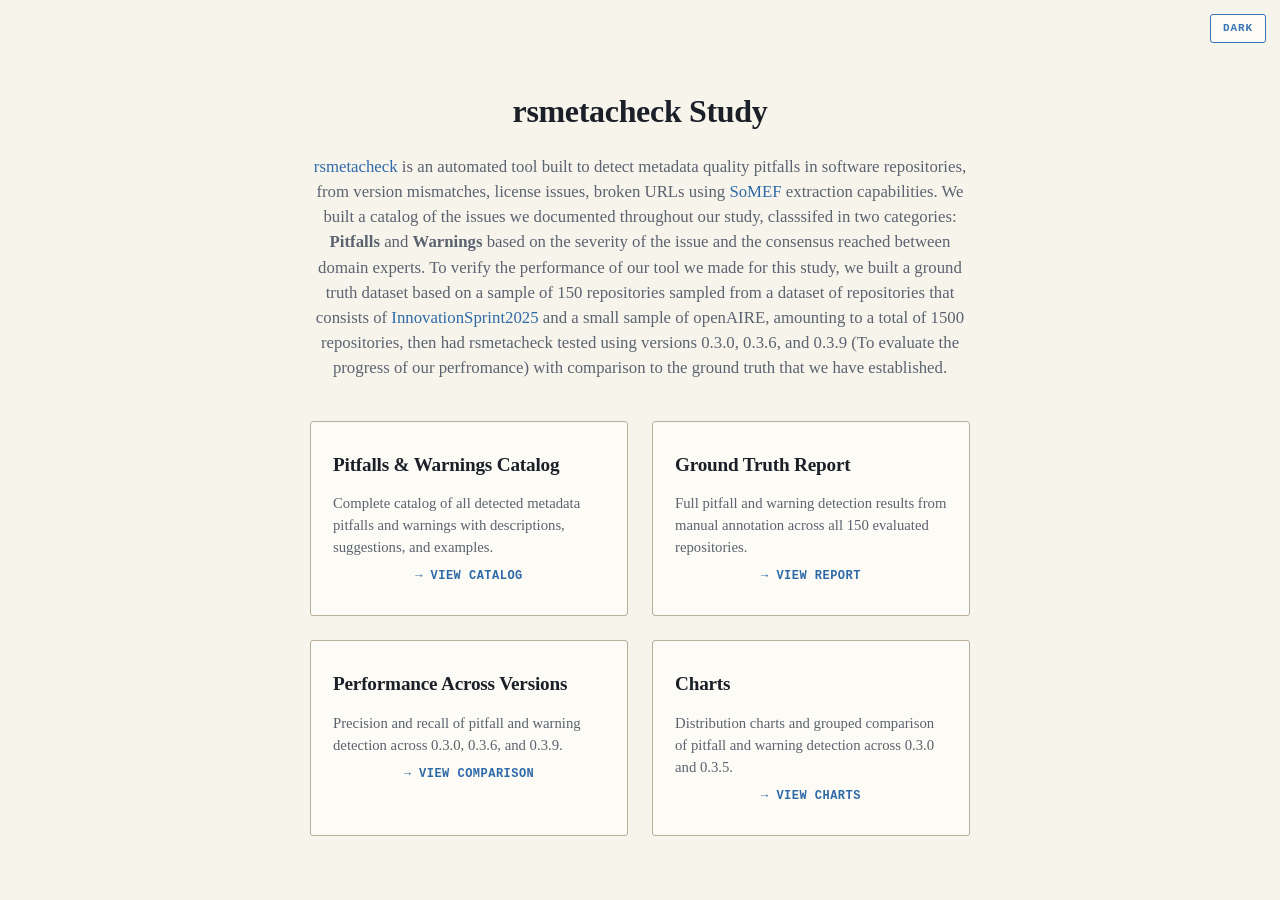
<file: docs/index.html>
<!DOCTYPE html>
<html lang="en">
<head>
    <meta charset="UTF-8">
    <meta name="viewport" content="width=device-width, initial-scale=1.0">
    <title>rsmetacheck</title>
        <link rel="stylesheet" href="stylesheets/lab-report.css">
    <script src="theme.js" defer></script>
</head>
<body class="home">
    <script>
        (function () {
            var hash = window.location.hash;
            if (hash && /^#(P|W)\d{3}$/.test(hash)) {
                window.location.replace('catalog.html' + hash);
            }
        })();
    </script>
    <div class="container">
        <h1>rsmetacheck Study</h1>
        <p class="subtitle">
            <a href="https://github.com/SoftwareUnderstanding/rsmetacheck">rsmetacheck</a> is an automated tool built to detect metadata quality pitfalls in software repositories, from version mismatches, license issues, 
            broken URLs using <a href="https://github.com/KnowledgeCaptureAndDiscovery/somef">SoMEF</a> extraction  capabilities. We built a catalog of the issues we documented 
            throughout our study, classsifed in two categories: <b>Pitfalls</b> and <b>Warnings</b> based on the severity of the issue and the consensus reached between domain experts. To verify 
            the performance of our tool we made for this study, we built a ground truth dataset based on a sample of 150 repositories sampled from a dataset of repositories that consists of  
            <a href="https://github.com/TheOSSci/InnovationSprint2025_Extending_Software_Metadata">InnovationSprint2025</a> and a small sample of openAIRE, amounting to a total of 1500 repositories, then had 
            rsmetacheck tested using versions 0.3.0, 0.3.6, and 0.3.9 (To evaluate the progress of our perfromance) with comparison to the ground truth that we have established.
        </p>
        <div class="cards">
            <a href="catalog.html" class="card">
                <h2>Pitfalls &amp; Warnings Catalog</h2>
                <p>Complete catalog of all detected metadata pitfalls and warnings with descriptions, suggestions, and examples.</p>
                <span class="arrow">&rarr; View Catalog</span>
            </a>
            <a href="ground_truth/index.html" class="card">
                <h2>Ground Truth Report</h2>
                <p>Full pitfall and warning detection results from manual annotation across all 150 evaluated repositories.</p>
                <span class="arrow">&rarr; View Report</span>
            </a>
            <a href="ground_truth/comparison.html" class="card">
                <h2>Performance Across Versions</h2>
                <p>Precision and recall of pitfall and warning detection across 0.3.0, 0.3.6, and 0.3.9.</p>
                <span class="arrow">&rarr; View Comparison</span>
            </a>
            <a href="ground_truth/charts.html" class="card">
                <h2>Charts</h2>
                <p>Distribution charts and grouped comparison of pitfall and warning detection across 0.3.0 and 0.3.5.</p>
                <span class="arrow">&rarr; View Charts</span>
            </a>
        </div>
    </div>
</body>
</html>
</file>
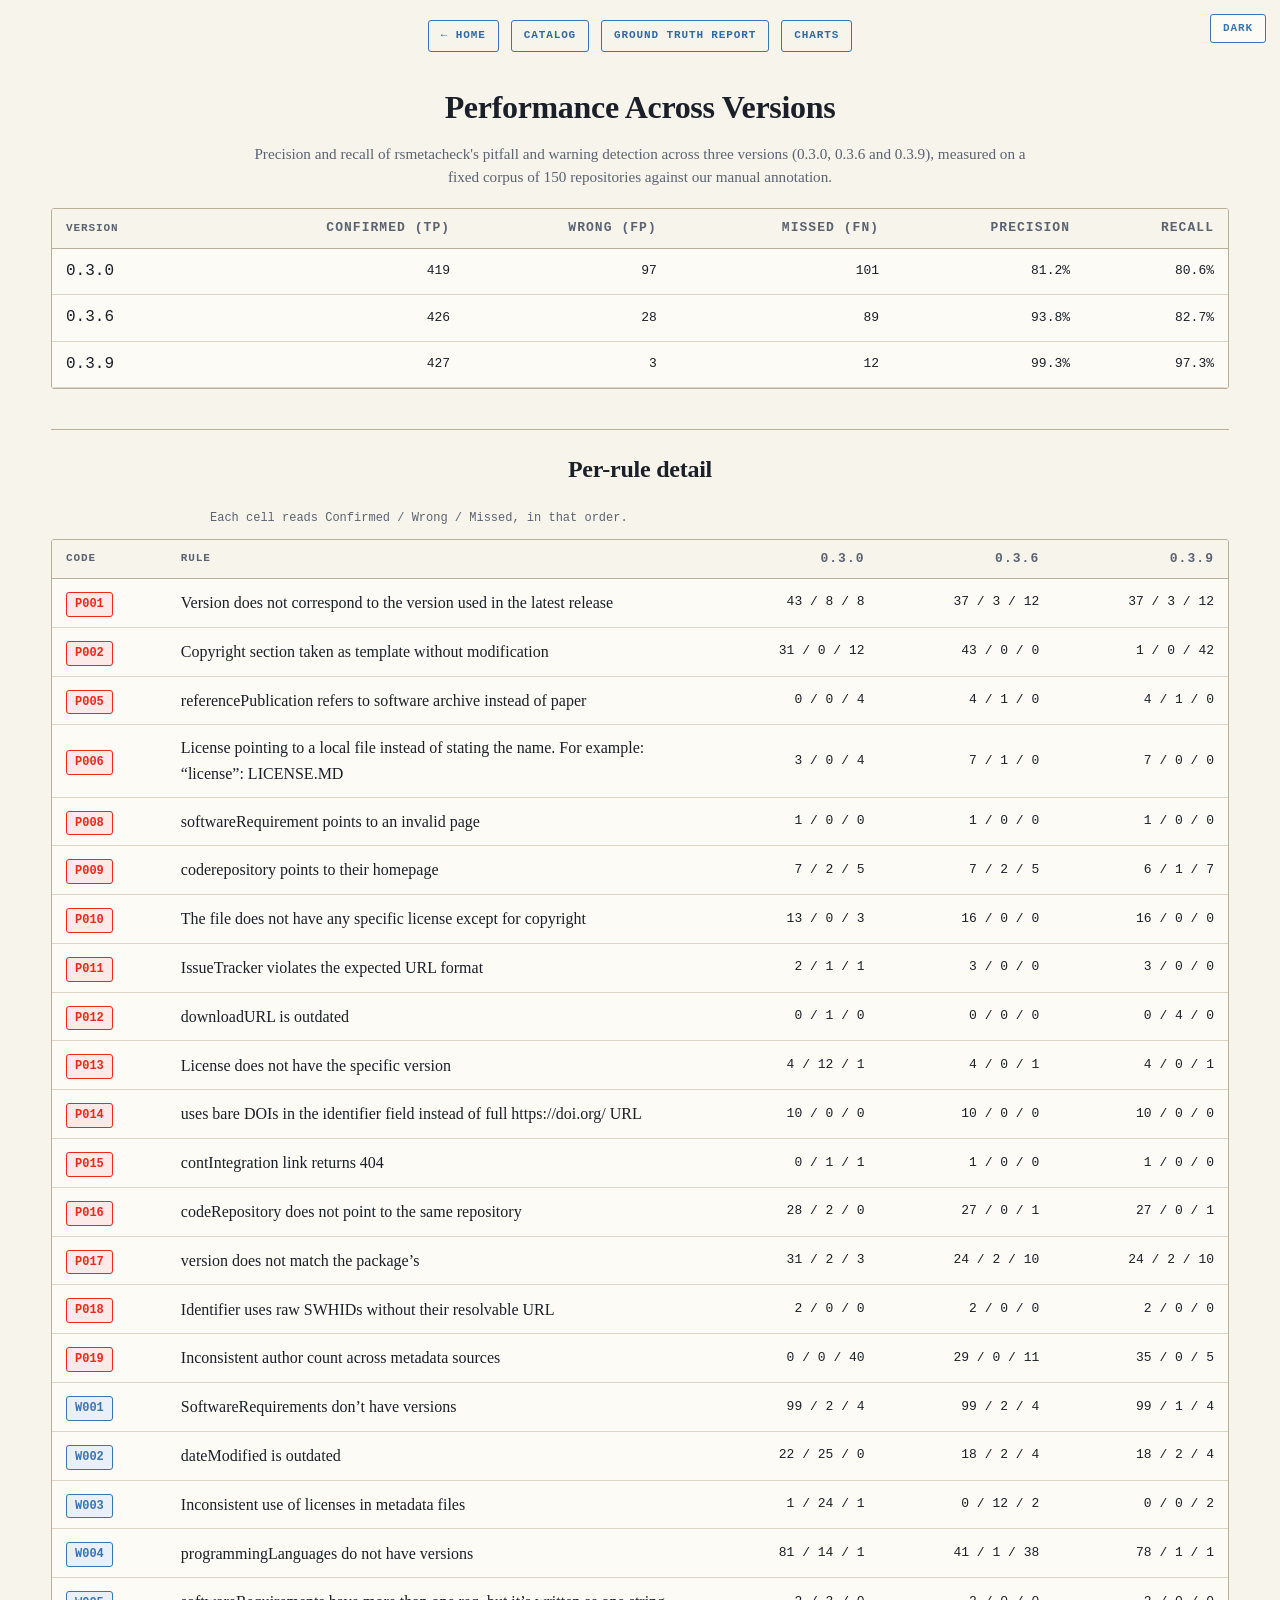
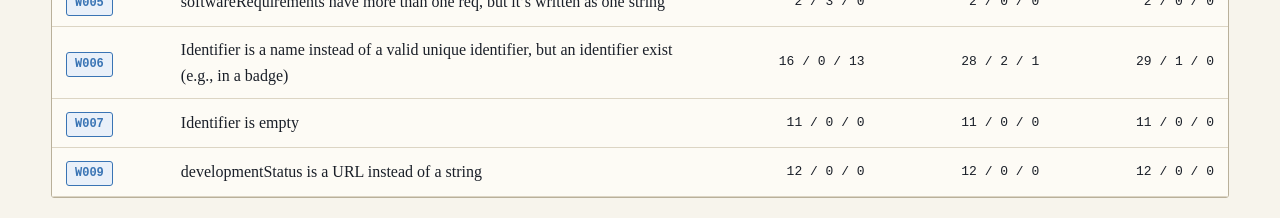
<file: docs/ground_truth/comparison.html>
<!DOCTYPE html>
<html lang="en">
<head>
    <meta charset="UTF-8">
    <meta name="viewport" content="width=device-width, initial-scale=1.0">
    <title>rsmetacheck &mdash; Performance Across Versions</title>
    <link rel="stylesheet" href="../stylesheets/lab-report.css">
    <script src="../theme.js" defer></script>
</head>
<body>

    <div class="nav">
        <a href="../index.html">&larr; Home</a>
        <a href="../catalog.html">Catalog</a>
        <a href="index.html">Ground Truth Report</a>
        <a href="charts.html">Charts</a>
    </div>

    <h1>Performance Across Versions</h1>

    <p class="page-intro">
        Precision and recall of rsmetacheck's pitfall and warning detection across three versions
        (0.3.0, 0.3.6 and 0.3.9), measured on a fixed corpus of 150 repositories against our manual annotation.
    </p>

    <div class="table-container">
        <table id="summaryTable">
            <thead>
                <tr>
                    <th>Version</th>
                    <th class="num">Confirmed (TP)</th>
                    <th class="num">Wrong (FP)</th>
                    <th class="num">Missed (FN)</th>
                    <th class="num">Precision</th>
                    <th class="num">Recall</th>
                </tr>
            </thead>
            <tbody></tbody>
        </table>
    </div>

    <hr class="section-divider">
    <h2>Per-rule detail</h2>
    <p class="legend">Each cell reads Confirmed / Wrong / Missed, in that order.</p>
    <div class="table-container">
        <table id="ruleTable">
            <thead>
                <tr>
                    <th>Code</th>
                    <th>Rule</th>
                    <th class="num">0.3.0</th>
                    <th class="num">0.3.6</th>
                    <th class="num">0.3.9</th>
                </tr>
            </thead>
            <tbody></tbody>
        </table>
    </div>

    <script>
        document.addEventListener("DOMContentLoaded", () => {
            fetch('../page_data.json')
                .then(r => r.json())
                .then(data => {
                    buildSummary(data.versions);
                    buildRuleTable(data.versions, data.rules);
                })
                .catch(err => console.error('Failed to load data:', err));
        });

        function buildSummary(versions) {
            const tbody = document.querySelector('#summaryTable tbody');
            const order = ['0.3.0', '0.3.6', '0.3.9'];
            for (const v of order) {
                const h = versions[v] && versions[v].harness;
                if (!h) continue;
                const tr = document.createElement('tr');
                tr.innerHTML =
                    '<td class="mono-cell">' + v + '</td>' +
                    '<td class="num">' + h.confirmed + '</td>' +
                    '<td class="num">' + h.wrong + '</td>' +
                    '<td class="num">' + h.missed + '</td>' +
                    '<td class="num">' + fmt(h.precision) + '%</td>' +
                    '<td class="num">' + fmt(h.recall) + '%</td>';
                tbody.appendChild(tr);
            }
        }

        function buildRuleTable(versions, rules) {
            const tbody = document.querySelector('#ruleTable tbody');
            const order = ['0.3.0', '0.3.6', '0.3.9'];
            const codes = Object.keys(rules).sort((a, b) => {
                const ta = a.startsWith('P') ? 0 : 1;
                const tb = b.startsWith('P') ? 0 : 1;
                if (ta !== tb) return ta - tb;
                return a.localeCompare(b, undefined, { numeric: true });
            });
            for (const code of codes) {
                const name = rules[code].name;
                const vals = order.map(v => {
                    const pr = versions[v] && versions[v].per_rule && versions[v].per_rule[code] || {};
                    return { c: pr.confirmed || 0, w: pr.wrong || 0, m: pr.missed || 0 };
                });
                // Skip rules that never fired on this corpus (0 / 0 / 0 across all versions).
                if (vals.every(x => x.c === 0 && x.w === 0 && x.m === 0)) continue;

                const tr = document.createElement('tr');
                const badge = code.startsWith('W') ? 'code-w' : 'code-p';
                const cells = vals.map(x =>
                    '<td class="num">' + x.c + ' / ' + x.w + ' / ' + x.m + '</td>'
                ).join('');
                tr.innerHTML =
                    '<td><span class="code-badge ' + badge + '">' + code + '</span></td>' +
                    '<td>' + esc(name) + '</td>' + cells;
                tbody.appendChild(tr);
            }
        }

        function fmt(n) { return (Math.round(n * 10) / 10).toFixed(1); }
        function esc(s) {
            const d = document.createElement('div');
            d.textContent = s;
            return d.innerHTML;
        }
    </script>
</body>
</html>
</file>
<file: docs/stylesheets/lab-report.css>
/* rsmetacheck docs — OEG/UPM "Lab Report" theme.
   Warm paper, deep institutional blue, engineering red for pitfalls,
   rules-and-type instead of cards and shadows. Light/dark follow the OS. */

:root {
  --paper: #f7f4ec;
  --paper-raised: #fdfbf5;
  --ink: #1a1f28;
  --muted: #5b6370;
  --line: #dcd5c4;
  --line-strong: #b9b09a;
  --blue: #3974b4;
  --blue-link: #2f6aa8;
  --red: #ef2818;
  --green: #2e7d32;
  --green-bg: #e8f3ea;
  --red-bg: #fbeae8;
  --blue-bg: #e9f0f9;
  --serif: Georgia, "Iowan Old Style", "Charter", "Times New Roman", serif;
  --mono: ui-monospace, SFMono-Regular, Menlo, Consolas, "Liberation Mono", monospace;
  --sans: -apple-system, BlinkMacSystemFont, "Segoe UI", Roboto, Helvetica, Arial, sans-serif;
  color-scheme: light;
}
:root[data-theme="dark"] {
  --paper: #10141b;
  --paper-raised: #161b24;
  --ink: #e7e9ee;
  --muted: #98a1b0;
  --line: #2a3040;
  --line-strong: #3a4254;
  --blue: #7fb0e8;
  --red: #f0716a;
  --green: #75d0a0;
  --green-bg: #12231b;
  --red-bg: #2a1614;
  --blue-bg: #17202c;
  color-scheme: dark;
}
@media (prefers-color-scheme: dark) {
  :root:not([data-theme="light"]) {
    --paper: #10141b;
    --paper-raised: #161b24;
    --ink: #e7e9ee;
    --muted: #98a1b0;
    --line: #2a3040;
    --line-strong: #3a4254;
    --blue: #7fb0e8;
    --red: #f0716a;
    --green: #75d0a0;
    --green-bg: #12231b;
    --red-bg: #2a1614;
    --blue-bg: #17202c;
    color-scheme: dark;
  }
}

* { box-sizing: border-box; }

::selection { background: #cfe0f2; color: #1f4470; }
:root[data-theme="dark"] ::selection { background: #2a4a7a; color: #ffffff; }
@media (prefers-color-scheme: dark) {
  :root:not([data-theme="light"]) ::selection { background: #2a4a7a; color: #ffffff; }
}

html { scrollbar-color: var(--line-strong) var(--paper); }

body {
  margin: 0;
  padding: 20px;
  background: var(--paper);
  color: var(--ink);
  font: 16px/1.6 var(--serif);
  -webkit-font-smoothing: antialiased;
  text-rendering: optimizeLegibility;
}

/* The home page centers its single panel */
body.home {
  display: flex;
  justify-content: center;
  align-items: center;
  min-height: 100vh;
  padding: 0;
}

a { color: var(--blue-link, var(--blue)); text-decoration: none; }
a:hover { text-decoration: underline; text-underline-offset: 3px; text-decoration-thickness: 1px; }

h1, h2, h3 { font-family: var(--serif); color: var(--ink); letter-spacing: -0.01em; }
h1 { text-align: center; margin-bottom: 10px; font-size: 2em; }
h2 { text-align: center; margin-bottom: 20px; }
h3 { text-align: center; }

code, .mono { font-family: var(--mono); }

/* Navigation — tracked mono labels, hairline-bordered */
.nav { text-align: center; margin-bottom: 30px; }
.nav a {
  font: 600 11px/1.6 var(--mono); letter-spacing: .08em; text-transform: uppercase;
  color: var(--blue-link, var(--blue)); text-decoration: none; padding: 6px 12px;
  border: 1px solid var(--blue); border-radius: 3px; margin: 0 4px;
  display: inline-block;
}
.nav a:hover { background: var(--blue); color: #ffffff; }

/* Intro / summary paragraphs */
.page-intro, .summary-text {
  text-align: center; color: var(--muted); font-size: 0.95em; line-height: 1.5;
  max-width: 800px; margin: 0 auto 20px auto;
}
.summary-text { color: var(--ink); font-size: 1.05em; line-height: 1.4; }

/* Table shell — a ruled sheet, no shadow */
.table-container {
  max-width: 95%; margin: 0 auto; overflow-x: auto;
  border: 1px solid var(--line-strong); border-radius: 3px; background: var(--paper-raised);
}
table { width: 100%; border-collapse: collapse; background: var(--paper-raised); }
th, td {
  padding: 10px 14px; text-align: left; border-bottom: 1px solid var(--line);
  word-wrap: break-word; word-break: break-word; max-width: 350px;
}
th {
  background: var(--paper); font: 600 11px/1.4 var(--mono);
  letter-spacing: .08em; text-transform: uppercase; color: var(--muted);
  position: sticky; top: 0; z-index: 10; white-space: nowrap;
  border-bottom: 1px solid var(--line-strong);
}
tbody tr:hover { background: var(--paper); }

/* Code badges — P = red pitfall, W = blue warning */
.code-badge {
  display: inline-block; padding: 3px 8px; border-radius: 3px;
  font: 700 12px/1.4 var(--mono);
}
.code-p { background: var(--red-bg); color: var(--red); border: 1px solid var(--red); }
.code-w { background: var(--blue-bg); color: var(--blue); border: 1px solid var(--blue); }

.repo-link { color: var(--blue-link, var(--blue)); text-decoration: none; word-break: break-all; }
.repo-link:hover { text-decoration: underline; }

.desc-text { font-size: 0.9em; color: var(--muted); margin-top: 4px; }

/* Comparison diff highlights (red = removed/fixed, green = added) */
.cell-only-030 { background: var(--red-bg) !important; }
.cell-only-033, .cell-new-033 { background: var(--green-bg) !important; }
.cell-missing { color: var(--muted); font-style: italic; text-align: center; }

.section-divider { border: none; border-top: 1px solid var(--line-strong); max-width: 95%; margin: 40px auto 20px auto; }
.section-title { text-align: center; color: var(--ink); margin: 0 auto 20px auto; }

/* Home page cards — hairline rules, no shadow */
.container { text-align: center; max-width: 700px; padding: 40px 20px; }
.subtitle { color: var(--muted); font-size: 1.05em; margin-bottom: 40px; line-height: 1.5; }
.cards { display: flex; flex-wrap: wrap; gap: 24px; justify-content: center; }
.card {
  flex: 1 1 280px; max-width: 340px;
  border: 1px solid var(--line-strong); border-radius: 3px;
  padding: 28px 22px; text-decoration: none; color: inherit;
  background: var(--paper-raised);
  transition: border-color .15s ease;
}
.card:hover { border-color: var(--blue); }
.card h2 { color: var(--ink); margin: 0 0 12px 0; font-size: 1.2em; text-align: left; }
.card p { color: var(--muted); font-size: 0.92em; line-height: 1.5; margin: 0; text-align: left; }
.card .arrow {
  display: inline-block; margin-top: 12px; color: var(--blue-link, var(--blue));
  font: 600 12px/1 var(--mono); letter-spacing: .04em; text-transform: uppercase;
}
.badge-new { display: inline-block; padding: 3px 10px; border-radius: 3px; font-size: 0.78em; font-weight: 600; margin-left: 6px; vertical-align: middle; background: var(--green-bg); color: var(--green); }

/* Chart panels — hairline borders */
.charts-row { display: flex; flex-wrap: wrap; justify-content: center; gap: 30px; max-width: 95%; margin: 0 auto 40px auto; }
.chart-box {
  flex: 1 1 500px; max-width: 700px; background: var(--paper-raised);
  border: 1px solid var(--line-strong); border-radius: 3px; padding: 16px;
}
.chart-box h3 { text-align: center; color: var(--ink); margin: 0 0 12px 0; font-size: 1.05em; }
canvas { width: 100% !important; height: auto !important; }

/* DataTables (catalog page) */
.dataTables_wrapper { padding: 20px; font-family: var(--serif); color: var(--ink); }
.dataTables_wrapper .dataTables_length,
.dataTables_wrapper .dataTables_filter,
.dataTables_wrapper .dataTables_info,
.dataTables_wrapper .dataTables_paginate { font-family: var(--serif); color: var(--ink); }
.dataTables_wrapper .dataTables_length select,
.dataTables_wrapper .dataTables_filter input {
  font-family: var(--sans); font-size: 13.5px; color: var(--ink);
  background: var(--paper-raised); border: 1px solid var(--line-strong);
  border-radius: 3px; padding: 4px 8px; outline: none;
}
.dataTables_wrapper .dataTables_filter input:focus-visible,
.dataTables_wrapper .dataTables_length select:focus-visible { outline: 2px solid var(--blue); outline-offset: 1px; }
.dataTables_wrapper .dataTables_info { color: var(--muted); padding-top: 12px; }
.dataTables_wrapper .dataTables_paginate .paginate_button {
  color: var(--blue) !important; background: transparent;
  border: 1px solid var(--blue) !important; border-radius: 3px;
  padding: 4px 10px; margin: 0 2px; cursor: pointer; text-decoration: none;
  font-family: var(--mono); font-size: 12px;
}
.dataTables_wrapper .dataTables_paginate .paginate_button:hover { background: var(--blue) !important; color: #ffffff !important; }
.dataTables_wrapper .dataTables_paginate .paginate_button.current,
.dataTables_wrapper .dataTables_paginate .paginate_button.current:hover { background: var(--blue) !important; color: #ffffff !important; border-color: var(--blue) !important; }
.dataTables_wrapper .dataTables_paginate .paginate_button.disabled,
.dataTables_wrapper .dataTables_paginate .paginate_button.disabled:hover {
  color: var(--muted) !important; border-color: var(--line-strong) !important; background: transparent !important; cursor: default;
}
table.dataTable thead .sorting,
table.dataTable thead .sorting_asc,
table.dataTable thead .sorting_desc { color: var(--muted); background-color: var(--paper); }
table.dataTable.no-footer { border-bottom: none; }

/* Theme toggle — fixed top-right, consistent with the report page */
.theme-toggle {
  position: fixed; top: 14px; right: 14px; z-index: 100;
  font: 600 11px/1 var(--mono); letter-spacing: .08em; text-transform: uppercase;
  color: var(--blue); background: var(--paper-raised);
  border: 1px solid var(--blue); border-radius: 3px; padding: 8px 12px; cursor: pointer;
}
.theme-toggle:hover { background: var(--blue); color: #ffffff; }

/* Theme continuity: colors cross-fade only during the switch */
html.theming, html.theming * {
  transition: background-color 220ms ease, color 220ms ease, border-color 220ms ease;
}
@media (prefers-reduced-motion: reduce) {
  *, *::before, *::after {
    transition-duration: 0.01ms !important;
    animation-duration: 0.01ms !important;
    scroll-behavior: auto !important;
  }
}

/* Performance page */
.note-list { max-width: 860px; margin: 0 auto 22px auto; padding-left: 22px; color: var(--ink); }
.note-list li { margin-bottom: 10px; }
.note-list .rule-code { font: 700 12px/1 var(--mono); color: var(--blue); margin-right: 6px; }
.note-list .ok { color: var(--muted); }
.adjudicated {
  max-width: 760px; margin: 0 auto 18px auto; padding: 14px 18px;
  border-left: 3px solid var(--blue); background: var(--paper-raised); color: var(--ink);
}
.legend { max-width: 860px; margin: 8px auto 12px auto; font: 12px/1.5 var(--mono); color: var(--muted); }
.num { text-align: right; font-family: var(--mono); font-size: 13px; white-space: nowrap; }
.mono-cell { font-family: var(--mono); white-space: nowrap; }
</file>
